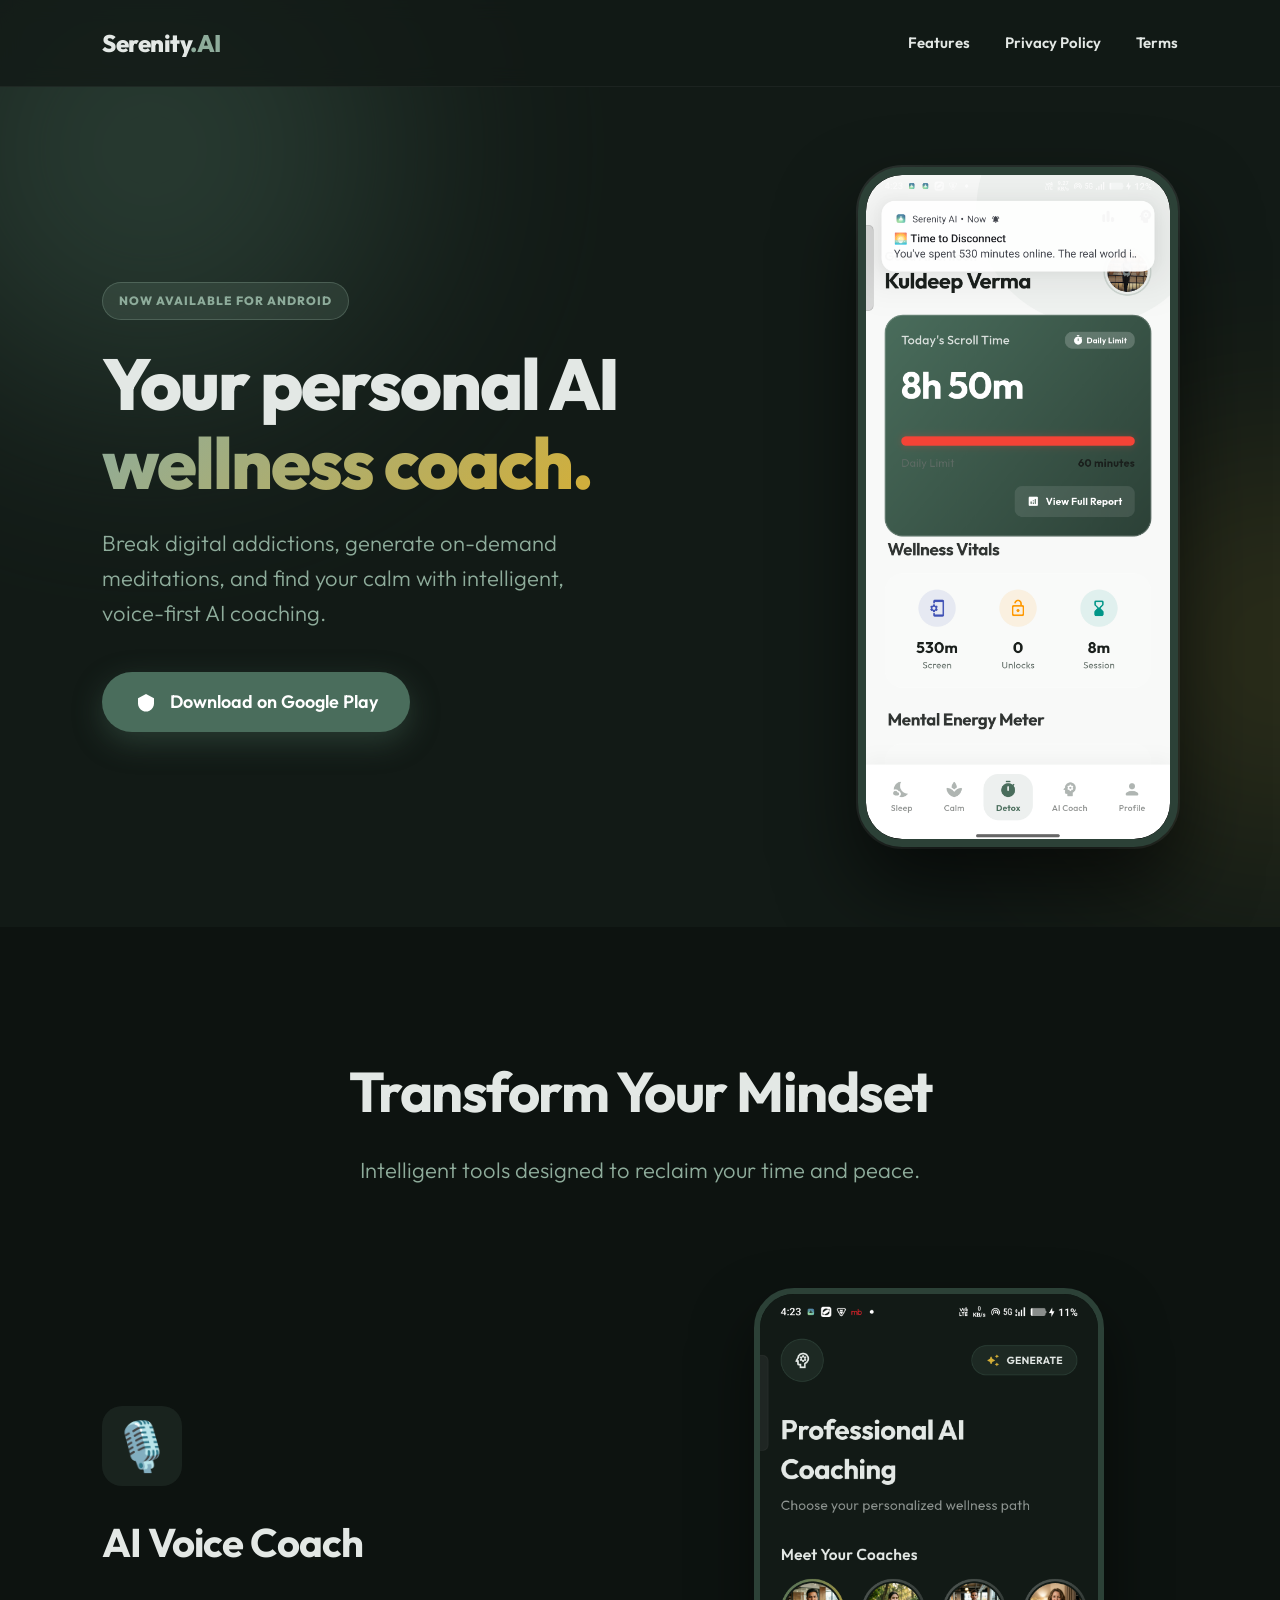
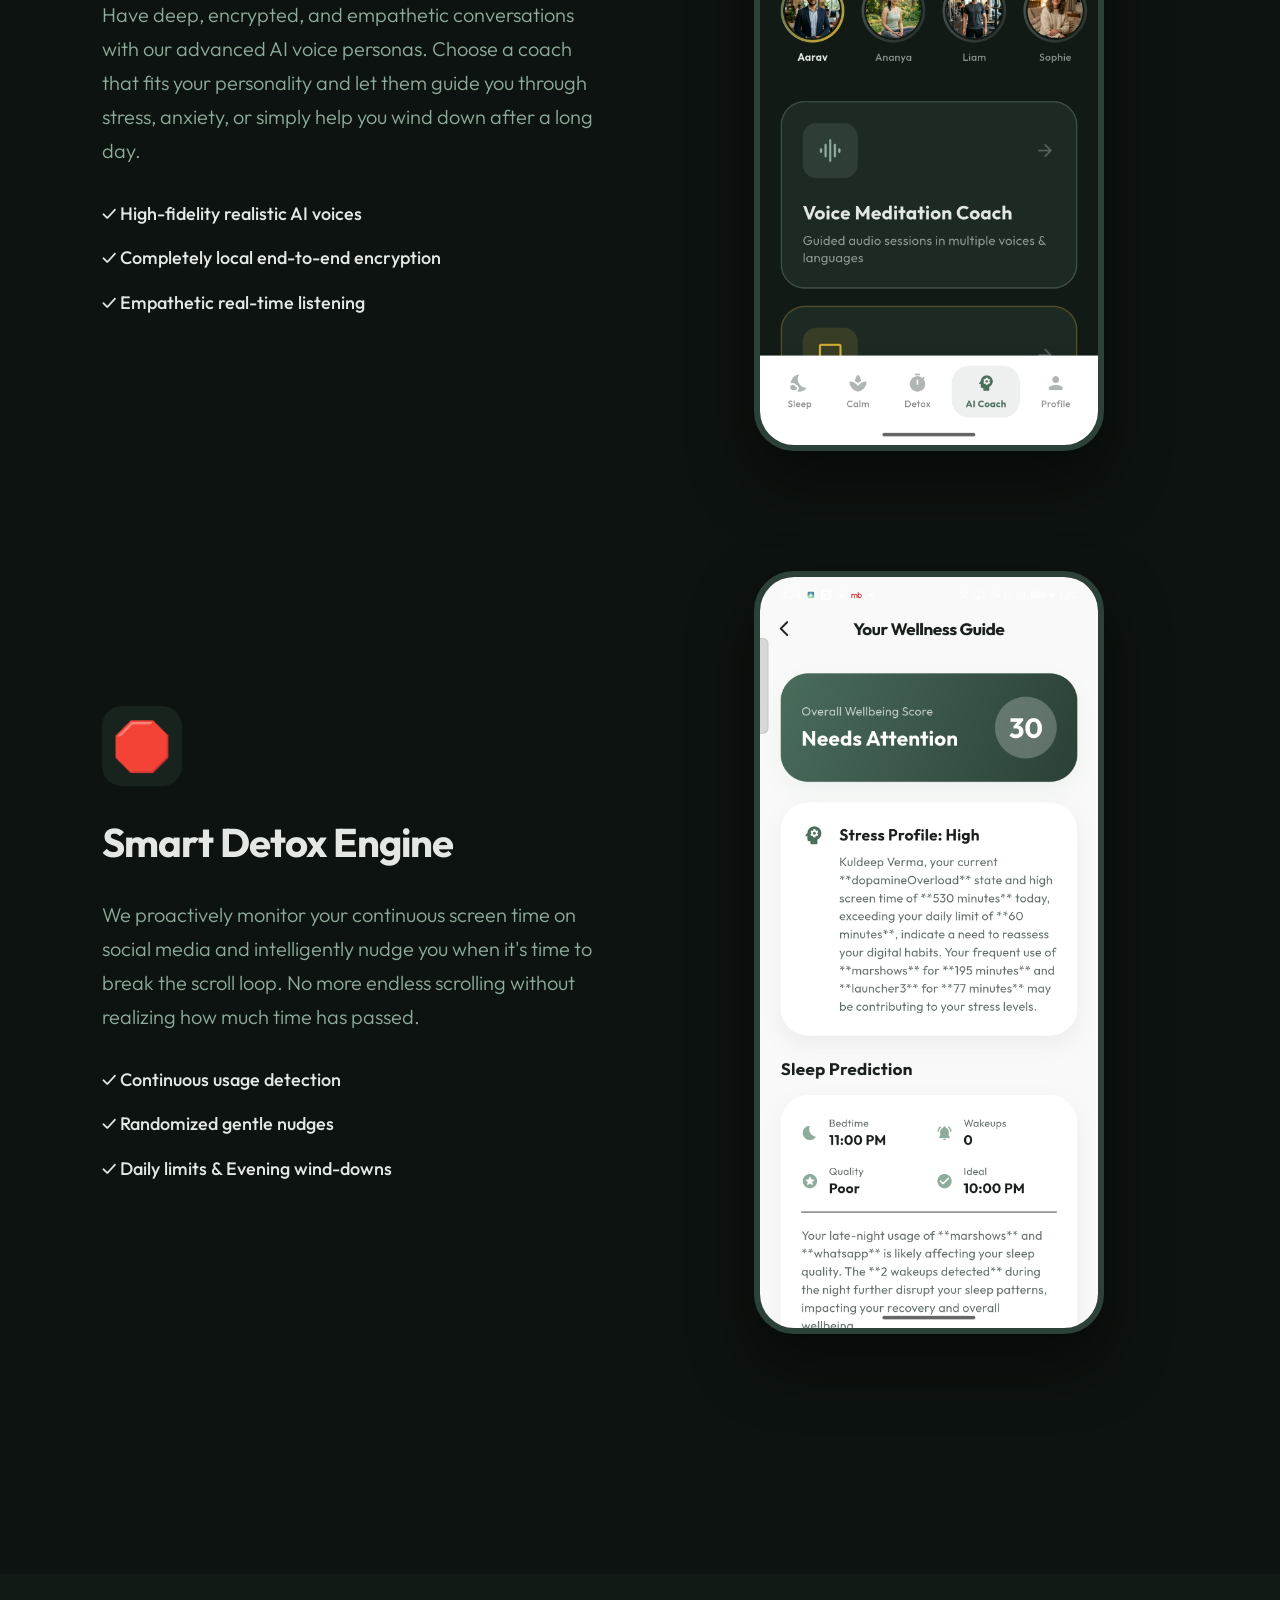
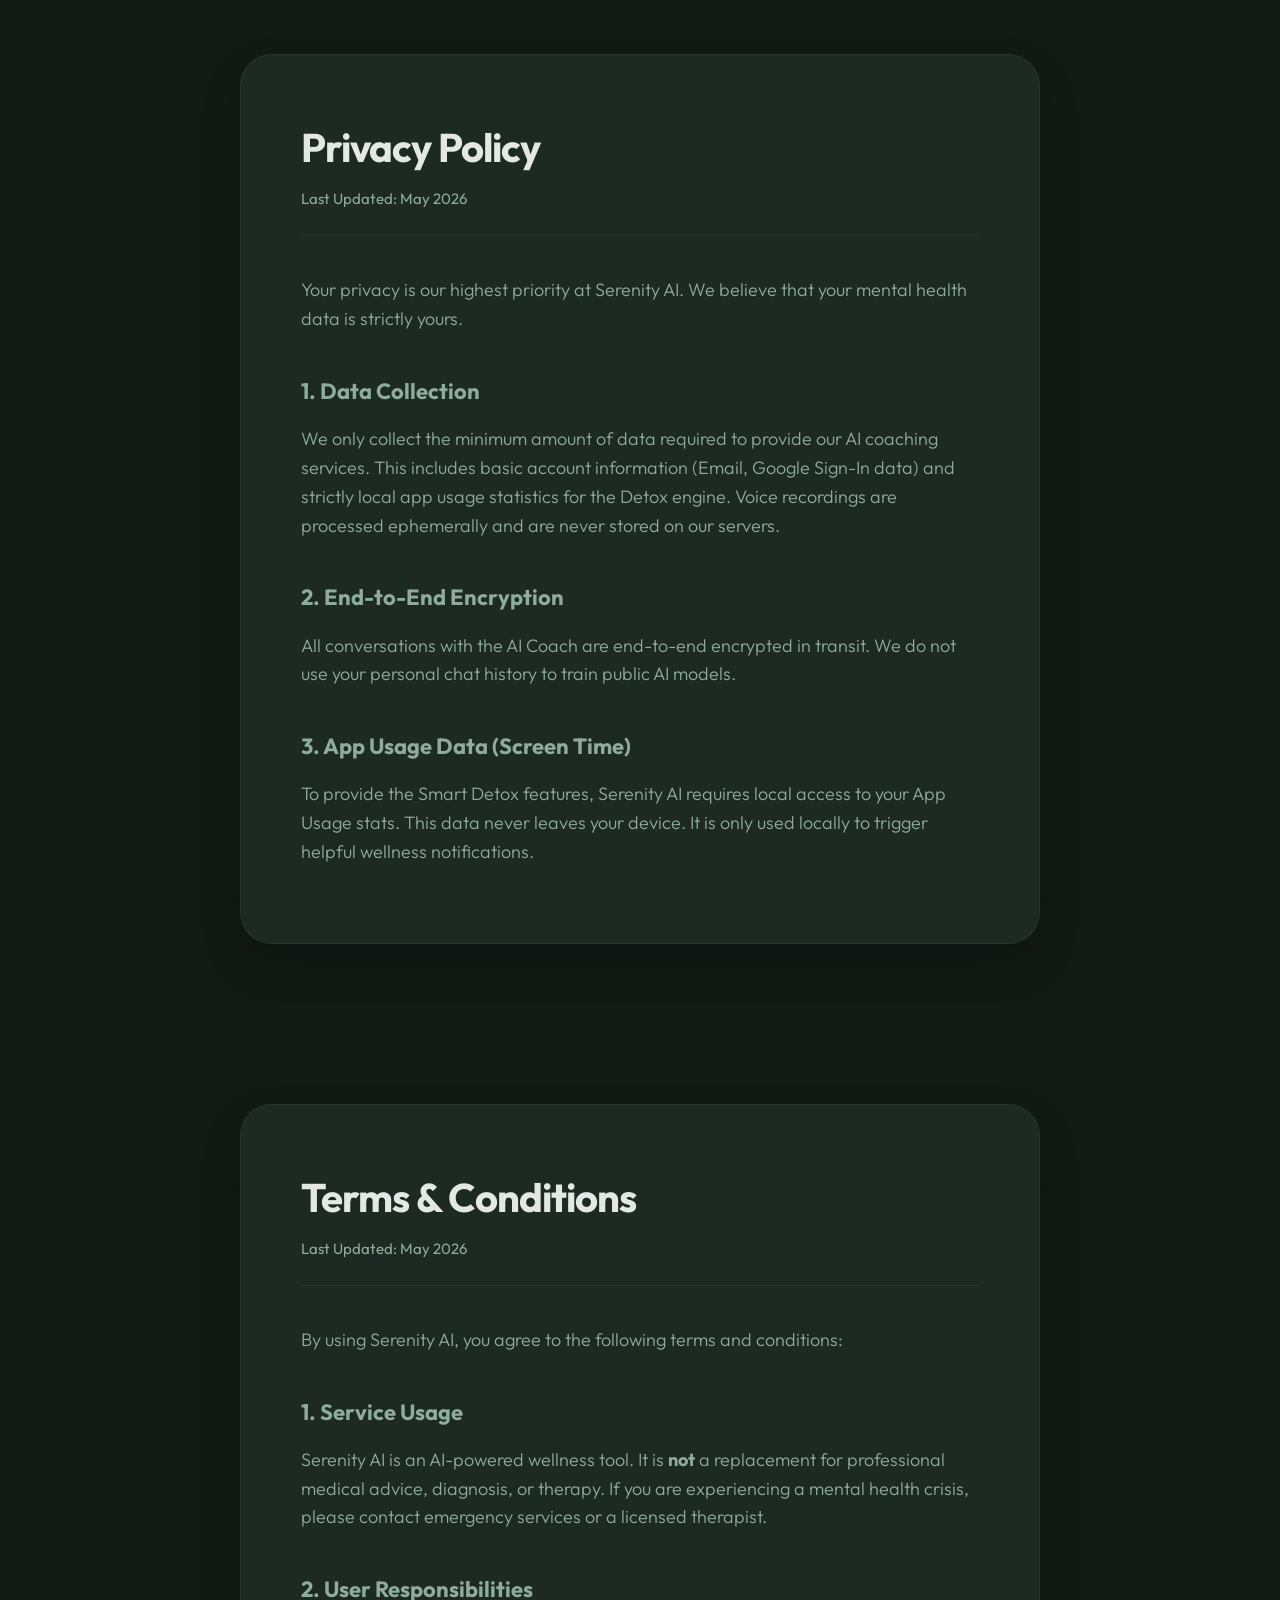
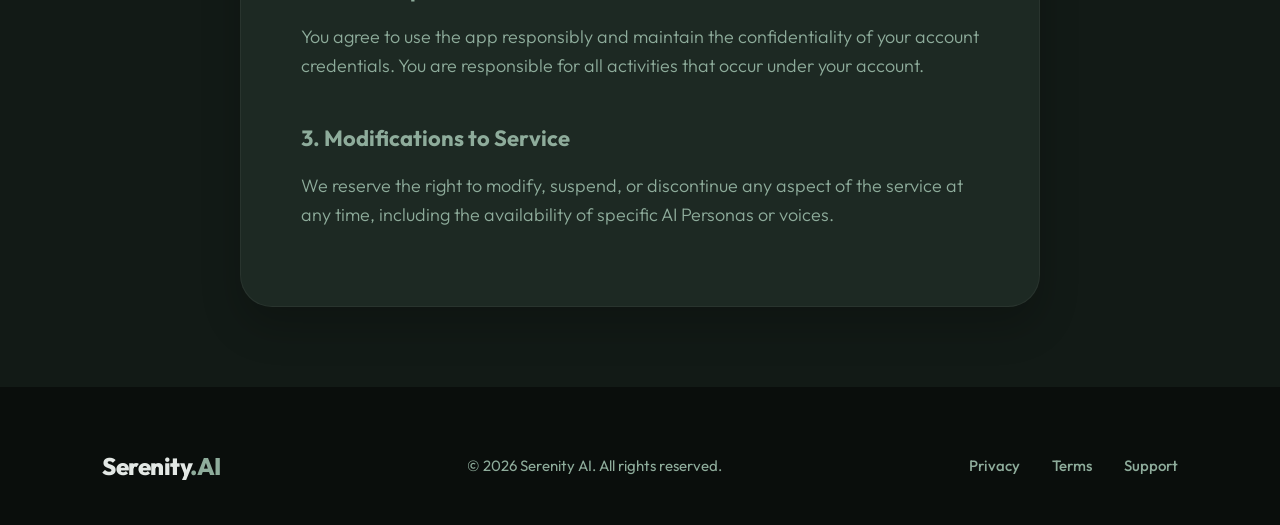
<file: index.html>
<!DOCTYPE html>
<html lang="en">
<head>
    <meta charset="UTF-8">
    <meta name="viewport" content="width=device-width, initial-scale=1.0">
    <meta name="description" content="Serenity AI - Your personal AI wellness coach. Break the scroll loop, meditate, and find peace.">
    <title>Serenity AI | Find Your Inner Peace</title>
    <link rel="preconnect" href="https://fonts.googleapis.com">
    <link rel="preconnect" href="https://fonts.gstatic.com" crossorigin>
    <link href="https://fonts.googleapis.com/css2?family=Outfit:wght@300;400;500;600;800&display=swap" rel="stylesheet">
    <link rel="stylesheet" href="landing.css">
    
    <!-- Animate On Scroll Library -->
    <link href="https://unpkg.com/aos@2.3.1/dist/aos.css" rel="stylesheet">
    <script src="https://unpkg.com/aos@2.3.1/dist/aos.js"></script>
</head>
<body>
    <!-- Background Elements -->
    <div class="glow-orb orb-1"></div>
    <div class="glow-orb orb-2"></div>

    <nav class="navbar" data-aos="fade-down" data-aos-duration="1000">
        <div class="logo">Serenity<span>.AI</span></div>
        <div class="nav-links">
            <a href="#features">Features</a>
            <a href="#privacy">Privacy Policy</a>
            <a href="#terms">Terms</a>
        </div>
    </nav>

    <header class="hero" id="home">
        <div class="hero-content" data-aos="fade-right" data-aos-duration="1200">
            <div class="badge">Now available for Android</div>
            <h1>Your personal AI <br><span class="gradient-text">wellness coach.</span></h1>
            <p>Break digital addictions, generate on-demand meditations, and find your calm with intelligent, voice-first AI coaching.</p>
            <div class="cta-group">
                <a href="#" class="btn-primary">
                    <svg viewBox="0 0 24 24" width="24" height="24" fill="currentColor"><path d="M17.523 15.3414C17.523 15.3414 16.208 16.0354 12 18.2324C7.792 16.0354 6.477 15.3414 6.477 15.3414C6.275 15.2364 6 15.3854 6 15.6114V16.7324C6 16.8974 6.096 17.0464 6.244 17.1234C6.244 17.1234 8.784 18.4554 12 20.1384C15.216 18.4554 17.756 17.1234 17.756 17.1234C17.904 17.0464 18 16.8974 18 16.7324V15.6114C18 15.3854 17.725 15.2364 17.523 15.3414ZM12 4L4 8.166V13.824C4 16.657 5.766 19.336 8.528 20.749C10.74 21.88 13.26 21.88 15.472 20.749C18.234 19.336 20 16.657 20 13.824V8.166L12 4Z"/></svg>
                    Download on Google Play
                </a>
            </div>
        </div>
        <div class="hero-image-wrapper" data-aos="fade-up" data-aos-duration="1500" data-aos-delay="200">
            <div class="phone-frame">
                <img src="real_home.png" alt="Serenity AI Dashboard Screen" class="app-screenshot">
            </div>
        </div>
    </header>

    <section class="features" id="features">
        <div class="section-title" data-aos="fade-up">
            <h2>Transform Your Mindset</h2>
            <p>Intelligent tools designed to reclaim your time and peace.</p>
        </div>

        <div class="feature-showcase right">
            <div class="feature-text" data-aos="fade-right">
                <div class="feature-icon">🎙️</div>
                <h3>AI Voice Coach</h3>
                <p>Have deep, encrypted, and empathetic conversations with our advanced AI voice personas. Choose a coach that fits your personality and let them guide you through stress, anxiety, or simply help you wind down after a long day.</p>
                <ul class="feature-list">
                    <li>✓ High-fidelity realistic AI voices</li>
                    <li>✓ Completely local end-to-end encryption</li>
                    <li>✓ Empathetic real-time listening</li>
                </ul>
            </div>
            <div class="feature-image" data-aos="fade-left">
                <img src="real_coach.png" alt="AI Coach UI Mockup">
            </div>
        </div>

        <div class="feature-showcase left">
            <div class="feature-image" data-aos="fade-right">
                <img src="real_detox.png" alt="Smart Detox UI Mockup">
            </div>
            <div class="feature-text" data-aos="fade-left">
                <div class="feature-icon">🛑</div>
                <h3>Smart Detox Engine</h3>
                <p>We proactively monitor your continuous screen time on social media and intelligently nudge you when it's time to break the scroll loop. No more endless scrolling without realizing how much time has passed.</p>
                <ul class="feature-list">
                    <li>✓ Continuous usage detection</li>
                    <li>✓ Randomized gentle nudges</li>
                    <li>✓ Daily limits & Evening wind-downs</li>
                </ul>
            </div>
        </div>
    </section>

    <!-- Legal sections remain the same content, but styles updated for premium look -->
    <section class="legal" id="privacy" data-aos="fade-up">
        <div class="legal-content">
            <h2>Privacy Policy</h2>
            <p class="updated-date">Last Updated: May 2026</p>
            <div class="legal-text">
                <p>Your privacy is our highest priority at Serenity AI. We believe that your mental health data is strictly yours.</p>
                
                <h3>1. Data Collection</h3>
                <p>We only collect the minimum amount of data required to provide our AI coaching services. This includes basic account information (Email, Google Sign-In data) and strictly local app usage statistics for the Detox engine. Voice recordings are processed ephemerally and are never stored on our servers.</p>
                
                <h3>2. End-to-End Encryption</h3>
                <p>All conversations with the AI Coach are end-to-end encrypted in transit. We do not use your personal chat history to train public AI models.</p>
                
                <h3>3. App Usage Data (Screen Time)</h3>
                <p>To provide the Smart Detox features, Serenity AI requires local access to your App Usage stats. This data never leaves your device. It is only used locally to trigger helpful wellness notifications.</p>
            </div>
        </div>
    </section>

    <section class="legal" id="terms" data-aos="fade-up">
        <div class="legal-content">
            <h2>Terms & Conditions</h2>
            <p class="updated-date">Last Updated: May 2026</p>
            <div class="legal-text">
                <p>By using Serenity AI, you agree to the following terms and conditions:</p>
                
                <h3>1. Service Usage</h3>
                <p>Serenity AI is an AI-powered wellness tool. It is <strong>not</strong> a replacement for professional medical advice, diagnosis, or therapy. If you are experiencing a mental health crisis, please contact emergency services or a licensed therapist.</p>
                
                <h3>2. User Responsibilities</h3>
                <p>You agree to use the app responsibly and maintain the confidentiality of your account credentials. You are responsible for all activities that occur under your account.</p>
                
                <h3>3. Modifications to Service</h3>
                <p>We reserve the right to modify, suspend, or discontinue any aspect of the service at any time, including the availability of specific AI Personas or voices.</p>
            </div>
        </div>
    </section>

    <footer>
        <div class="footer-content">
            <div class="logo">Serenity<span>.AI</span></div>
            <p>&copy; 2026 Serenity AI. All rights reserved.</p>
            <div class="footer-links">
                <a href="#privacy">Privacy</a>
                <a href="#terms">Terms</a>
                <a href="mailto:kuldeep.xalt@gmail.com">Support</a>
            </div>
        </div>
    </footer>

    <script>
        AOS.init({
            once: true,
            offset: 50,
        });
    </script>
</body>
</html>
</file>
<file: landing.css>
:root {
    --bg-dark: #121A16; /* Deep Forest */
    --bg-surface: #1D2923; /* Pine Surface */
    --primary: #4A6D5C; /* Earthy Sage */
    --primary-light: #8EAC9B;
    --accent: #D4AF37; /* Gold */
    --text-main: #E3E8E5;
    --text-muted: #8EAC9B;
}

* {
    margin: 0;
    padding: 0;
    box-sizing: border-box;
}

body {
    font-family: 'Outfit', sans-serif;
    background-color: var(--bg-dark);
    color: var(--text-main);
    line-height: 1.6;
    overflow-x: hidden;
}

html {
    scroll-behavior: smooth;
}

/* Background Glow */
.glow-orb {
    position: absolute;
    border-radius: 50%;
    filter: blur(120px);
    z-index: -1;
    opacity: 0.4;
}

.orb-1 {
    width: 500px;
    height: 500px;
    background: var(--primary);
    top: -100px;
    left: -100px;
}

.orb-2 {
    width: 400px;
    height: 400px;
    background: var(--accent);
    top: 50%;
    right: -200px;
    opacity: 0.15;
}

/* Navbar */
.navbar {
    display: flex;
    justify-content: space-between;
    align-items: center;
    padding: 24px 8%;
    backdrop-filter: blur(10px);
    background: rgba(18, 26, 22, 0.8);
    position: sticky;
    top: 0;
    z-index: 100;
    border-bottom: 1px solid rgba(227, 232, 229, 0.05);
}

.logo {
    font-size: 24px;
    font-weight: 800;
    letter-spacing: -0.5px;
}

.logo span {
    color: var(--primary-light);
}

.nav-links a {
    color: var(--text-main);
    text-decoration: none;
    margin-left: 32px;
    font-weight: 600;
    font-size: 15px;
    transition: color 0.3s;
}

.nav-links a:hover {
    color: var(--primary-light);
}

/* Hero Section */
.hero {
    display: flex;
    align-items: center;
    justify-content: space-between;
    padding: 80px 8%;
    min-height: 90vh;
}

.hero-content {
    flex: 1;
    max-width: 650px;
    padding-right: 40px;
}

.badge {
    display: inline-block;
    padding: 8px 16px;
    background: rgba(142, 172, 155, 0.15);
    color: var(--primary-light);
    border: 1px solid rgba(142, 172, 155, 0.3);
    border-radius: 30px;
    font-size: 12px;
    font-weight: 800;
    text-transform: uppercase;
    letter-spacing: 1px;
    margin-bottom: 24px;
}

.hero h1 {
    font-size: 72px;
    font-weight: 800;
    line-height: 1.1;
    letter-spacing: -2px;
    margin-bottom: 24px;
}

.gradient-text {
    background: linear-gradient(135deg, var(--primary-light), var(--accent));
    -webkit-background-clip: text;
    -webkit-text-fill-color: transparent;
}

.hero p {
    font-size: 22px;
    color: var(--text-muted);
    margin-bottom: 40px;
    font-weight: 300;
}

.cta-group {
    display: flex;
    gap: 16px;
}

.btn-primary {
    display: inline-flex;
    align-items: center;
    gap: 12px;
    padding: 16px 32px;
    border-radius: 40px;
    font-weight: 600;
    text-decoration: none;
    transition: all 0.3s;
    background: var(--primary);
    color: white;
    box-shadow: 0 10px 30px rgba(74, 109, 92, 0.4);
    font-size: 18px;
}

.btn-primary:hover {
    background: var(--primary-light);
    transform: translateY(-3px);
    box-shadow: 0 15px 40px rgba(74, 109, 92, 0.6);
}

/* Image Frames */
.hero-image-wrapper {
    flex: 1;
    display: flex;
    justify-content: flex-end;
    position: relative;
}

.phone-frame {
    width: 320px;
    height: 680px;
    background: #000;
    border-radius: 44px;
    border: 8px solid #2C4137;
    position: relative;
    box-shadow: 0 40px 80px rgba(0, 0, 0, 0.6), 0 0 0 2px rgba(255,255,255,0.1);
    overflow: hidden;
    animation: float 6s ease-in-out infinite;
    z-index: 10;
}

.app-screenshot {
    width: 100%;
    height: 100%;
    object-fit: cover;
    border-radius: 36px;
}

@keyframes float {
    0% { transform: translateY(0px); }
    50% { transform: translateY(-20px); }
    100% { transform: translateY(0px); }
}

/* Features */
.features {
    padding: 120px 8%;
    background: #0D1310;
    position: relative;
}

.section-title {
    text-align: center;
    margin-bottom: 100px;
}

.section-title h2 {
    font-size: 56px;
    margin-bottom: 16px;
    letter-spacing: -1.5px;
}

.section-title p {
    color: var(--text-muted);
    font-size: 22px;
    font-weight: 300;
}

.feature-showcase {
    display: flex;
    align-items: center;
    justify-content: space-between;
    gap: 80px;
    margin-bottom: 120px;
}

.feature-showcase.left {
    flex-direction: row-reverse;
}

.feature-text {
    flex: 1;
}

.feature-icon {
    font-size: 48px;
    margin-bottom: 24px;
    background: rgba(142, 172, 155, 0.1);
    width: 80px;
    height: 80px;
    display: flex;
    align-items: center;
    justify-content: center;
    border-radius: 20px;
}

.feature-text h3 {
    font-size: 40px;
    margin-bottom: 24px;
    letter-spacing: -1px;
}

.feature-text p {
    color: var(--text-muted);
    font-size: 20px;
    margin-bottom: 32px;
    line-height: 1.7;
    font-weight: 300;
}

.feature-list {
    list-style: none;
}

.feature-list li {
    font-size: 18px;
    color: var(--text-main);
    margin-bottom: 16px;
    font-weight: 500;
    display: flex;
    align-items: center;
}

.feature-image {
    flex: 1;
    display: flex;
    justify-content: center;
}

.feature-image img {
    width: 100%;
    max-width: 350px;
    border-radius: 40px;
    border: 6px solid #2C4137;
    box-shadow: 0 30px 60px rgba(0,0,0,0.5);
}

/* Legal Sections */
.legal {
    padding: 80px 8%;
    display: flex;
    justify-content: center;
}

.legal-content {
    width: 100%;
    max-width: 800px;
    background: var(--bg-surface);
    padding: 60px;
    border-radius: 32px;
    border: 1px solid rgba(255, 255, 255, 0.05);
    box-shadow: 0 20px 40px rgba(0,0,0,0.2);
}

.legal h2 {
    font-size: 40px;
    margin-bottom: 8px;
    letter-spacing: -1px;
}

.updated-date {
    color: var(--text-muted);
    font-size: 15px;
    margin-bottom: 40px;
    padding-bottom: 24px;
    border-bottom: 1px solid rgba(255, 255, 255, 0.05);
}

.legal-text h3 {
    font-size: 22px;
    margin-top: 40px;
    margin-bottom: 16px;
    color: var(--primary-light);
}

.legal-text p {
    color: var(--text-muted);
    margin-bottom: 16px;
    font-size: 18px;
    font-weight: 300;
}

/* Footer */
footer {
    padding: 60px 8% 40px;
    background: #0a0e0c;
}

.footer-content {
    display: flex;
    justify-content: space-between;
    align-items: center;
}

.footer-content p {
    color: var(--text-muted);
    font-size: 15px;
}

.footer-links {
    display: flex;
    gap: 32px;
}

.footer-links a {
    color: var(--text-muted);
    text-decoration: none;
    font-size: 15px;
    font-weight: 500;
    transition: color 0.3s;
}

.footer-links a:hover {
    color: var(--primary-light);
}

/* Responsive */
@media (max-width: 1024px) {
    .feature-showcase, .feature-showcase.left {
        flex-direction: column;
        text-align: center;
        gap: 60px;
    }

    .feature-icon {
        margin: 0 auto 24px;
    }

    .feature-list {
        display: inline-block;
        text-align: left;
    }
}

@media (max-width: 900px) {
    .hero {
        flex-direction: column;
        text-align: center;
        padding-top: 60px;
    }
    
    .hero-content {
        margin-bottom: 80px;
        padding-right: 0;
    }
    
    .cta-group {
        justify-content: center;
    }
    
    .hero h1 {
        font-size: 56px;
    }
}

@media (max-width: 600px) {
    .hero h1 { font-size: 42px; }
    .hero p { font-size: 18px; }
    
    .legal-content {
        padding: 40px 24px;
    }
    
    .footer-content {
        flex-direction: column;
        gap: 24px;
        text-align: center;
    }
}
</file>
